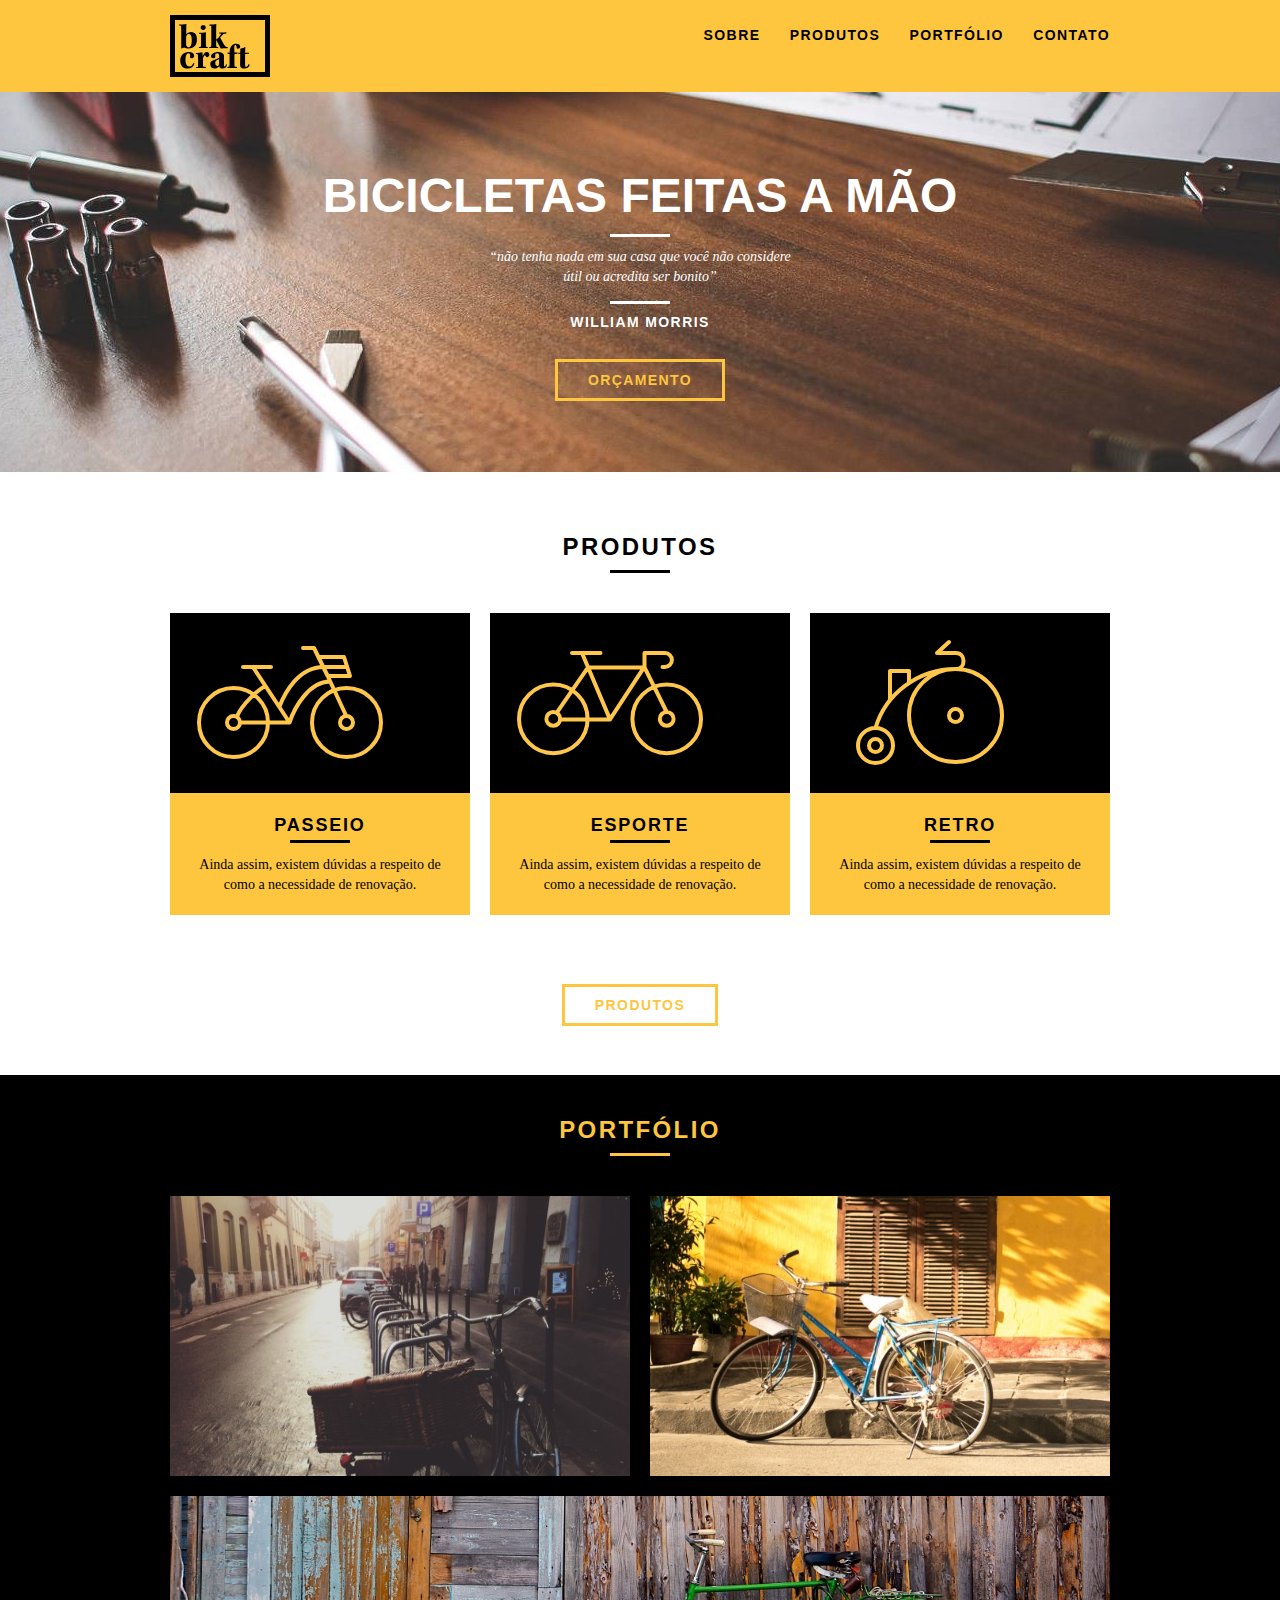
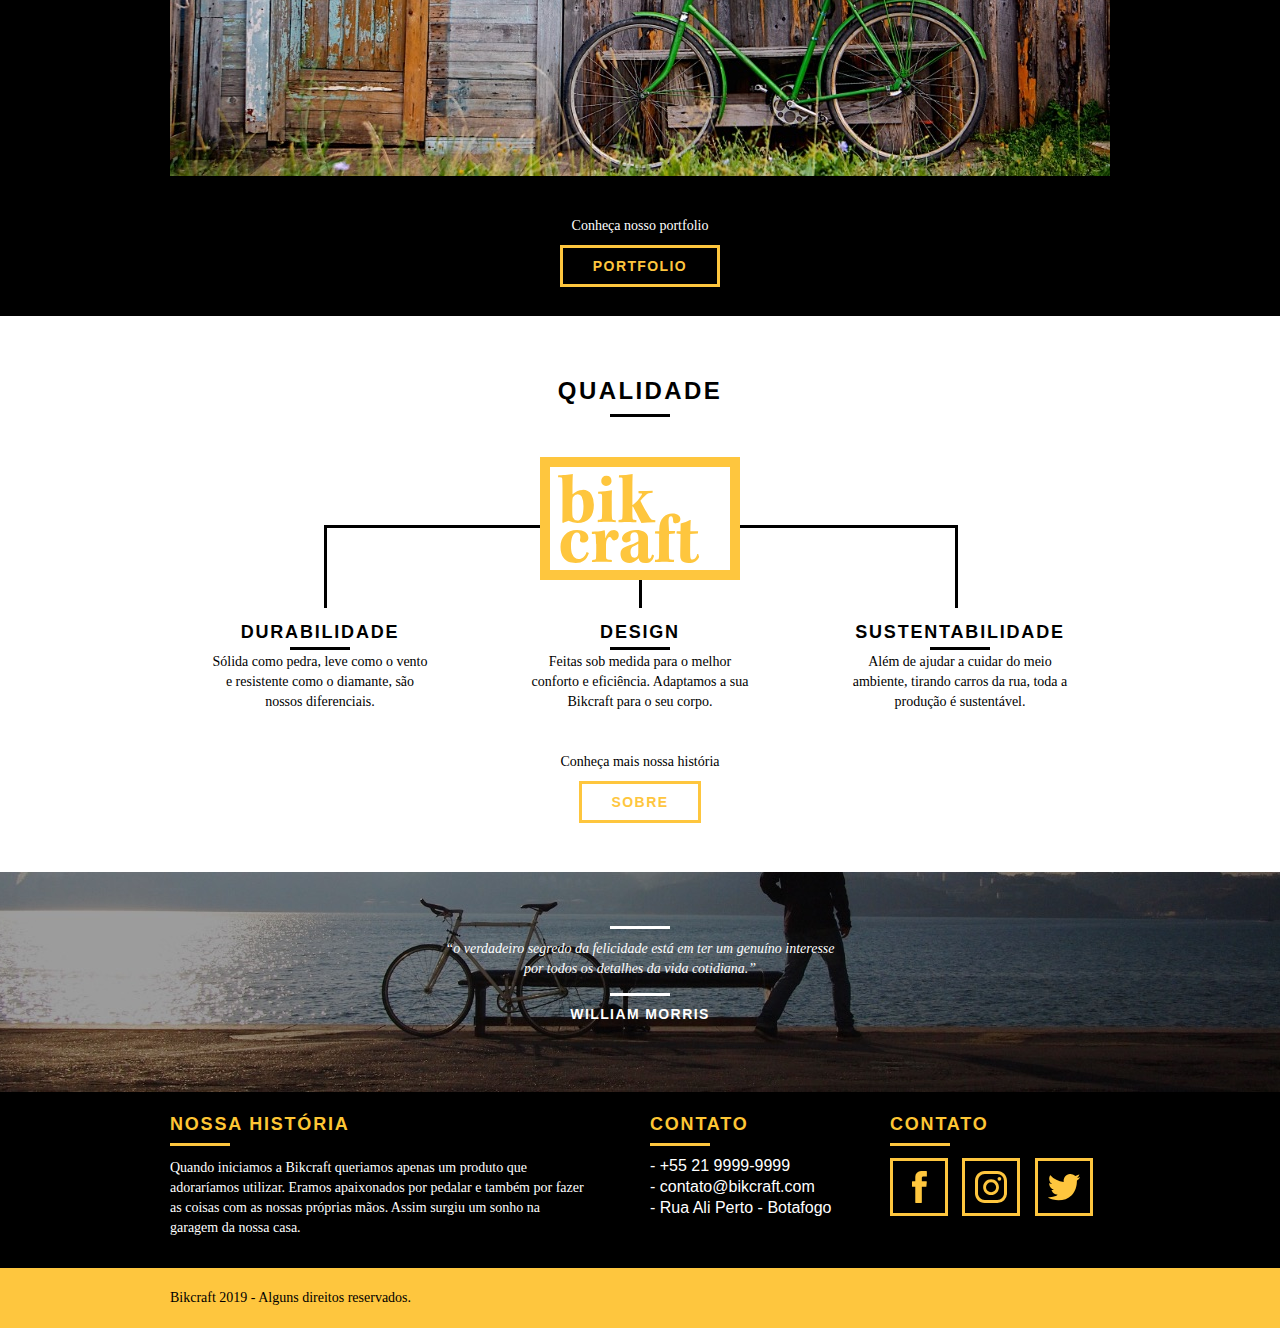
<file: index.html>
<!DOCTYPE html>
<html>
<head>
	<link rel="stylesheet" type="text/css" href="reset.css">
	<link rel="stylesheet" type="text/css" href="grid.css">
	<link rel="stylesheet" type="text/css" href="style.css">
	<title>Bike craft</title>
</head>
<body>
	<header class="header">
		<div class="container">
			<a href="index.html" class="grid-4">
				<img src="img/bikcraft.svg" alt="Logo Bike craft">
			</a>
		
			<nav class="grid-12 header_menu">
				<ul>
					<li>
						<a href="sobre.html">
							SOBRE
						</a>
					</li>
					<li>
						<a href="produtos.html">
							PRODUTOS
						</a>
					</li>
					<li>
						<a href="portfolio.html">
							PORTFÓLIO
						</a>
					</li>
					<li>
						<a href="contato.html">
							CONTATO
						</a>
					</li>
				</ul>
			</nav>
	</header>

	<section class="introducao">
		<div class="container">
			<h1>Bicicletas feitas a mão</h1>
			<blockquote class="quote-externo">
				<p>
					“não tenha nada em sua casa que você não considere útil ou acredita ser bonito”
				</p>
				<cite>WILLIAM MORRIS </cite>
			</blockquote>		
			<a href="produtos.html" class="btn">Orçamento</a>	
		</div>
	</section>
	<section class="produtos container">
		<h2 class="subtitulo">
			PRODUTOS
		</h2>
		<ul class="produtos_lista">
			<li class="grid-1-3">
				<div class="produtos-icone">
					<img src="img/produtos/passeio.svg" alt="bikcraft passeio">
				</div>	
				<h3>Passeio</h3>
				<p>Ainda assim, existem dúvidas a respeito de como a necessidade de renovação.</p>
			</li>

			<li class="grid-1-3">
				<div class="produtos-icone">
					<img src="img/produtos/esporte.svg" alt="bikcraft esporte">
				</div>	
				<h3>Esporte</h3>
				<p>Ainda assim, existem dúvidas a respeito de como a necessidade de renovação.</p>
			</li>

			<li class="grid-1-3">
				<div class="produtos-icone">
					<img src="img/produtos/retro.svg" alt="bikcraft retro">
				</div>	
				<h3>Retro</h3>
				<p>Ainda assim, existem dúvidas a respeito de como a necessidade de renovação.</p>
			</li>

		</ul>
		<div class="call">
			<p>
				clique aqui e veja os detalhes dos produtos
			</p>
			<a href=" produtos.html" class="btn btn-preto"> produtos </a>
			
		</div>
	</section>

	<section class="portfolio">
		<div class="container">
			<h2 class="subtitulo">Portfólio </h2>
			<ul class="portfolio_lista">
				<li class="grid-8">
					<img src="img/portfolio/retro.jpg" alt="Bicicleta Retro">
				</li>
				<li class="grid-8">
					<img src="img/portfolio/passeio.jpg" alt="Bicicleta passeio">
				</li>
				<li class="grid-16">
					<img src="img/portfolio/esporte.jpg" alt="Bicicleta esporte">
				</li>
			</ul>
			<div class="call">
				<p>Conheça nosso portfolio</p>
				<a href="portfolio.html" class="btn">Portfolio</a>
			</div>
			
		</div>
	</section>

	<section class="qualidade container">
		<h2 class="subtitulo">
			Qualidade
		</h2>
		<img src="img/bikcraft-qualidade.svg" align="bikcraft qualidade">
		<ul class="qualidade_lista">
			<li class="grid-1-3">
				<h3>Durabilidade</h3>
				<p>Sólida como pedra, leve como o vento e resistente como o diamante, são nossos diferenciais.</p>
			</li>
			<li class="grid-1-3">
				<h3>Design</h3>
				<p>Feitas sob medida para o melhor conforto e eficiência. Adaptamos a sua Bikcraft para o seu corpo.</p>
			</li>
			<li class="grid-1-3">
				<h3>sustentabilidade</h3>
				<p>Além de ajudar a cuidar do meio ambiente, tirando carros da rua, toda a produção é sustentável.</p>
			</li>
		</ul>
		<div class="call">
			<p>Conheça mais nossa história</p>
			<a href="sobre.html" class="btn btb-preto">Sobre</a>
			
		</div>
		
	</section>
	<section class="quebra">
		<div>
			<blockquote class="quote-externo">
				<p>
					“o verdadeiro segredo da felicidade está em ter um genuíno interesse por todos os detalhes da vida cotidiana.”
				</p>
				<cite>WILLIAM MORRIS </cite>
			</blockquote>
		</div>	
	</section>
	<footer>
		<div class="footer">
			<div class="container">
				<div class="grid-8 footer_historia">
					<h3> NOSSA HISTÓRIA</h3>
					<p>
						Quando iniciamos a Bikcraft queriamos apenas um produto que adoraríamos utilizar. Eramos apaixonados por pedalar e também por fazer as coisas com as nossas próprias mãos. Assim surgiu um sonho na garagem da nossa casa.
					</p>
					
				</div>
				<div class="grid-4 footer_contato">
					<h3>CONTATO</h3>
					<ul>
						<li>- +55 21 9999-9999</li>
						<li>- contato@bikcraft.com</li>
						<li>- Rua Ali Perto - Botafogo</li>
					</ul>
					
				</div>
				<div class="grid-4 footer_redes">
					<h3>CONTATO</h3>
					<ul>
						<li>
							<a href="">
								<img src="img/redes-sociais/facebook.svg">
							</a>
						</li>
						<li>
							<a href="">
								<img src="img/redes-sociais/instagram.svg">
							</a></li>
						<li>
							<a href="">
								<img src="img/redes-sociais/twitter.svg">
							</a>
						</li>
					</ul>
					
				</div>
				
			</div>
			
		</div>
		<div class="copy">
			<div class="container">
				<p class="grid-16">
					Bikcraft 2019 - Alguns direitos reservados.
				</p>
			</div>
			
		</div>
		
		
	</footer>
</body>
</html>
</file>
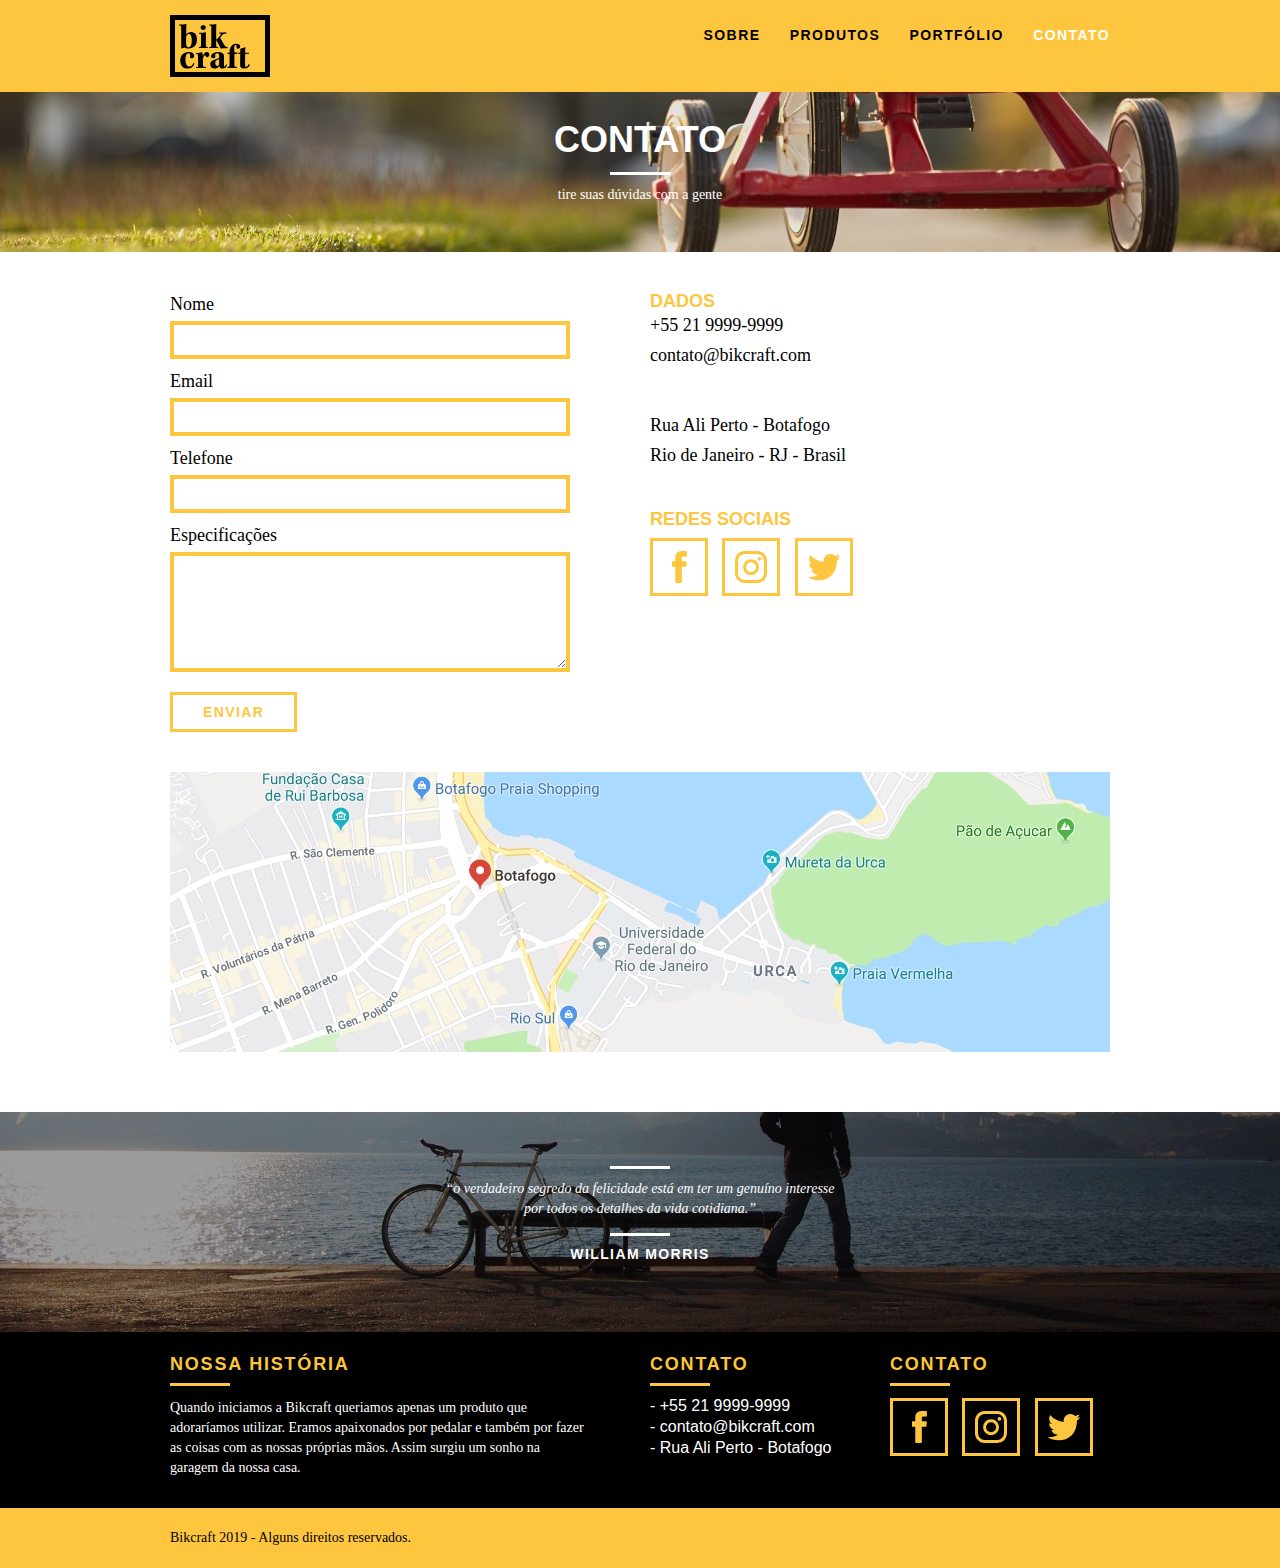
<file: contato.html>
<!DOCTYPE html>
<html>
<head>
	<link rel="stylesheet" type="text/css" href="reset.css">
	<link rel="stylesheet" type="text/css" href="grid.css">
	<link rel="stylesheet" type="text/css" href="style.css">
	<link rel="stylesheet" type="text/css" href="contato.css">
	<title>Bikcraft- Contato</title>
</head>
<body>
	<header class="header">
		<div class="container">
			<a href="index.html" class="grid-4">
				<img src="img/bikcraft.svg" alt="Logo Bike craft">
			</a>
			
			<nav class="grid-12 header_menu">
				<ul>
					<li>
						<a href="sobre.html" >
							SOBRE
						</a>
					</li>
					<li>
						<a href="produtos.html" >
							PRODUTOS
						</a>
					</li>
					<li>
						<a href="portfolio.html">
							PORTFÓLIO
						</a>
					</li>
					<li>
						<a href="contato.html" class="menu-ativo"s>
							CONTATO
						</a>
					</li>
				</ul>
			</nav>
	</header>
	<section class="introducao-interna interna-contato">
		<div class="container">
			<h1>CONTATO</h1>
			<p>
				tire suas dúvidas com a gente
			</p>
		</div>	
	</section>
	
	<section class="contato container">
			<form id="form_orcamento" class="contato-form grid-8">
				<label for="nome">Nome</label>
				<input type="text" id="nome">
				<label for="email">Email</label>
				<input type="text" id="email">
				<label for="telefone">Telefone</label>
				<input type="text" id="telefone">
				<label for="espec">Especificações</label>
				<textarea id="espec"></textarea>
				<button type="submit" class="btn btn-preto">Enviar</button>
				
			</form>
			<div class="contato-dados grid-8">
				<h3>Dados</h3>
				<span>+55 21 9999-9999</span>
				<span class="dados-email">contato@bikcraft.com</span>
				<span>Rua Ali Perto - Botafogo</span>
				<span class="dados-email">Rio de Janeiro - RJ - Brasil</span>
				<h3>REDES SOCIAIS</h3>
				<ul>
					<li>		
						<a href="">
							<img src="img/redes-sociais/facebook.svg">
						</a>
					</li>
					<li>
						<a href="">
							<img src="img/redes-sociais/instagram.svg">
						</a>
					</li>
					<li>
						<a href="">
							<img src="img/redes-sociais/twitter.svg">
						</a>
					</li>	
				</ul>
			
	</section>
	<section class="container contato-mapa">
		<a href="" target="_blank" class="grid-16">
			<img src="img/endereco-bikcraft.jpg" alt="endereco bikcraft">
		</a>
	</section>
	
	<section class="quebra">
		<div>
			<blockquote class="quote-externo">
				<p>
					“o verdadeiro segredo da felicidade está em ter um genuíno interesse por todos os detalhes da vida cotidiana.”
				</p>
				<cite>WILLIAM MORRIS </cite>
			</blockquote>
		</div>	
	</section>
	<footer>
		<div class="footer">
			<div class="container">
				<div class="grid-8 footer_historia">
					<h3> NOSSA HISTÓRIA</h3>
					<p>
						Quando iniciamos a Bikcraft queriamos apenas um produto que adoraríamos utilizar. Eramos apaixonados por pedalar e também por fazer as coisas com as nossas próprias mãos. Assim surgiu um sonho na garagem da nossa casa.
					</p>
					
				</div>
				<div class="grid-4 footer_contato">
					<h3>CONTATO</h3>
					<ul>
						<li>- +55 21 9999-9999</li>
						<li>- contato@bikcraft.com</li>
						<li>- Rua Ali Perto - Botafogo</li>
					</ul>
					
				</div>
				<div class="grid-4 footer_redes">
					<h3>CONTATO</h3>
					<ul>
						<li>
							<a href="">
								<img src="img/redes-sociais/facebook.svg">
							</a>
						</li>
						<li>
							<a href="">
								<img src="img/redes-sociais/instagram.svg">
							</a></li>
						<li>
							<a href="">
								<img src="img/redes-sociais/twitter.svg">
							</a>
						</li>
					</ul>
					
				</div>
				
			</div>
			
		</div>
		<div class="copy">
			<div class="container">
				<p class="grid-16">
					Bikcraft 2019 - Alguns direitos reservados.
				</p>
			</div>
			
		</div>
		
		
	</footer>
</body>
</html>
</file>
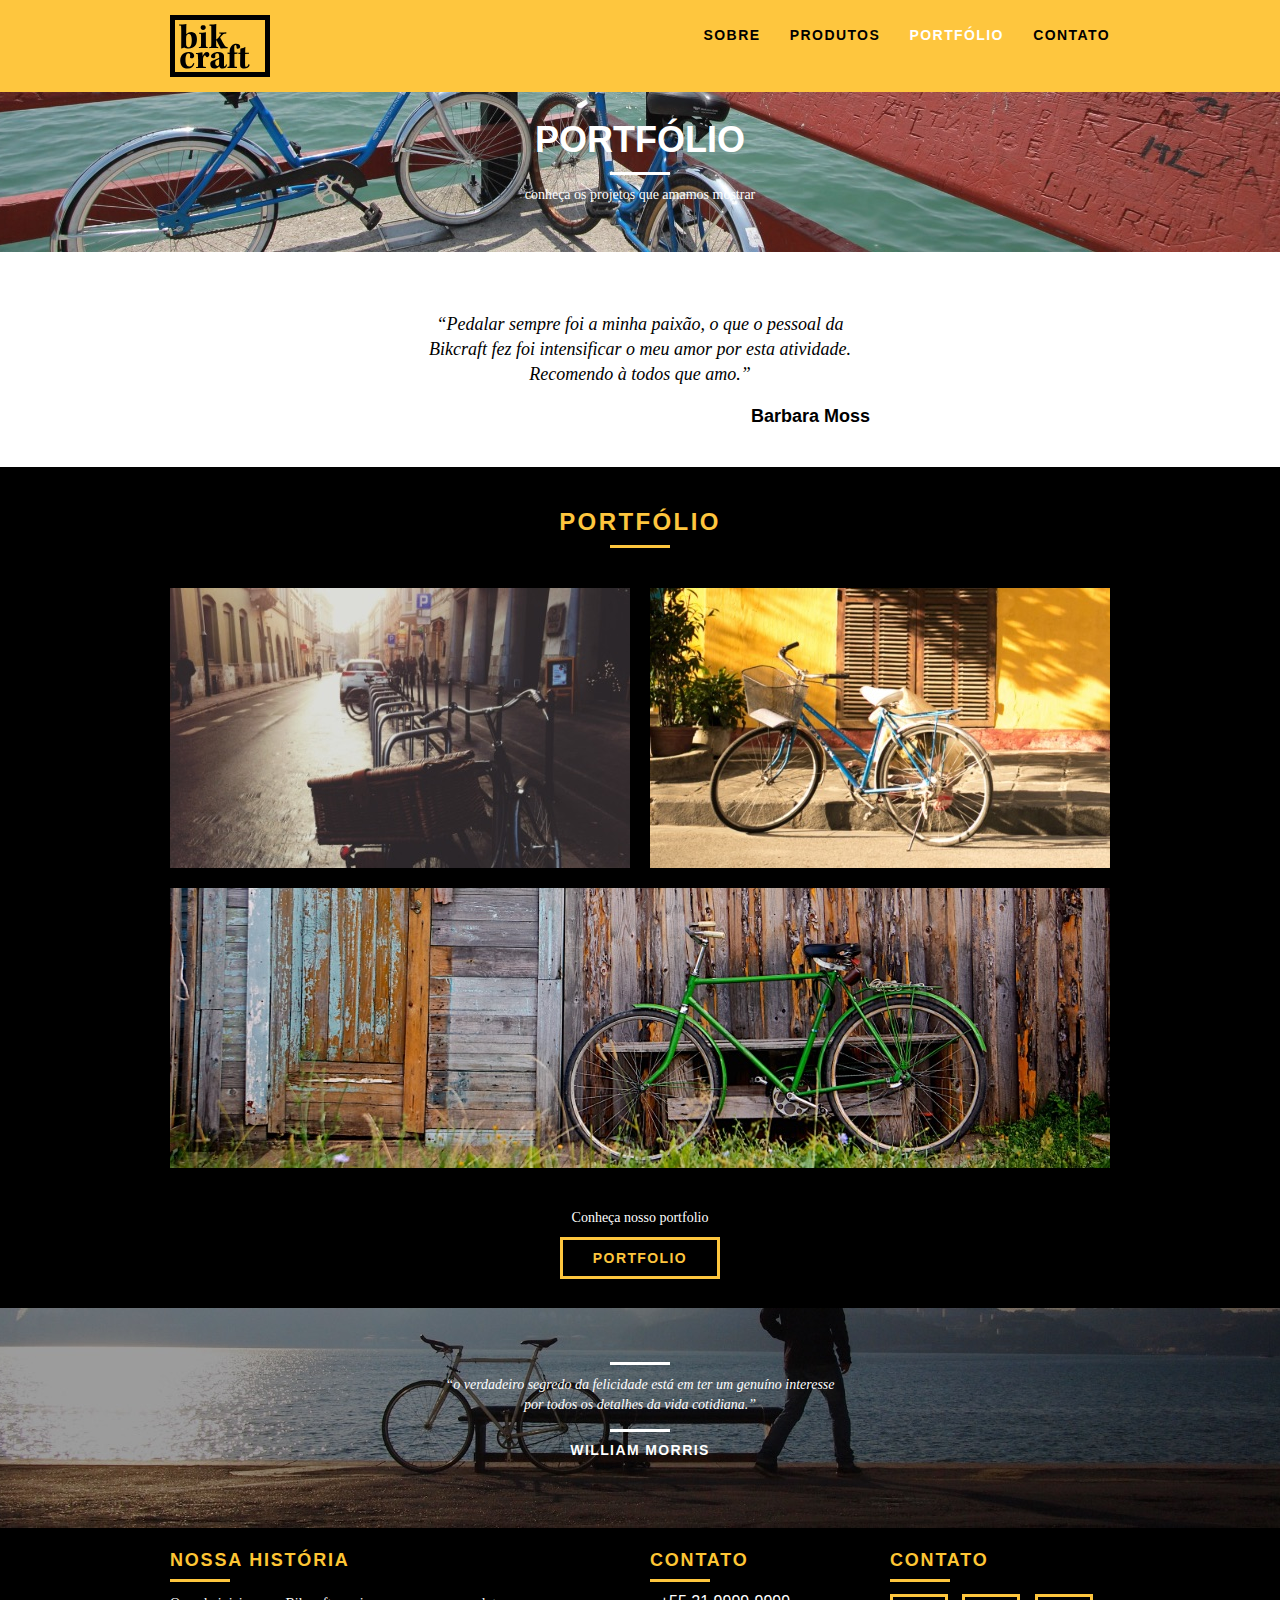
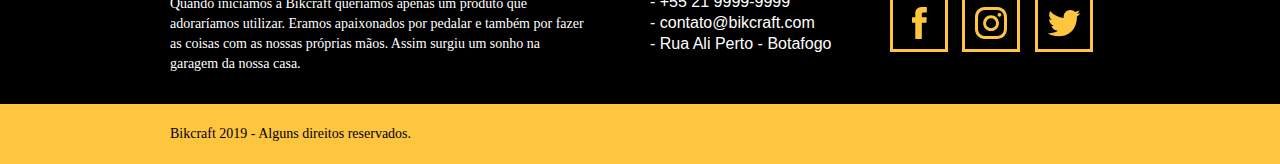
<file: portfolio.html>
<!DOCTYPE html>
<html>
<head>
	<link rel="stylesheet" type="text/css" href="reset.css">
	<link rel="stylesheet" type="text/css" href="grid.css">
	<link rel="stylesheet" type="text/css" href="style.css">
	<link rel="stylesheet" type="text/css" href="portfolio.css">
	<title>Bikcraft - portfoio</title>
</head>
<body>
	<header class="header">
		<div class="container">
			<a href="index.html" class="grid-4">
				<img src="img/bikcraft.svg" alt="Logo Bike craft">
			</a>
			
			<nav class="grid-12 header_menu">
				<ul>
					<li>
						<a href="sobre.html" >
							SOBRE
						</a>
					</li>
					<li>
						<a href="produtos.html">
							PRODUTOS
						</a>
					</li>
					<li>
						<a href="portfolio.html" class="menu-ativo">
							PORTFÓLIO
						</a>
					</li>
					<li>
						<a href="contato.html">
							CONTATO
						</a>
					</li>
				</ul>
			</nav>
	</header>
	<section class="introducao-interna interna-portfolio">
		<div class="container">
			<h1>PORTFÓLIO</h1>
			<p>
				conheça os projetos que amamos mostrar
			</p>
		</div>	
	</section>
	<section class="container">
		<blockquote class="quote-clientes">
			<p>
				“Pedalar sempre foi a minha paixão, o que o pessoal da Bikcraft fez foi intensificar o meu amor por esta atividade. Recomendo à todos que amo.”
			</p>
			<cite>
				Barbara Moss
			</cite>
		</blockquote>
	</section>
	<section class="portfolio">
		<div class="container">
			<h2 class="subtitulo">Portfólio </h2>
			<ul class="portfolio_lista">
				<li class="grid-8">
					<img src="img/portfolio/retro.jpg" alt="Bicicleta Retro">
				</li>
				<li class="grid-8">
					<img src="img/portfolio/passeio.jpg" alt="Bicicleta passeio">
				</li>
				<li class="grid-16">
					<img src="img/portfolio/esporte.jpg" alt="Bicicleta esporte">
				</li>
			</ul>
			<div class="call">
				<p>Conheça nosso portfolio</p>
				<a href="portfolio.html" class="btn">Portfolio</a>
			</div>
			
		</div>
	</section>
	
	<section class="quebra">
		<div>
			<blockquote class="quote-externo">
				<p>
					“o verdadeiro segredo da felicidade está em ter um genuíno interesse por todos os detalhes da vida cotidiana.”
				</p>
				<cite>WILLIAM MORRIS </cite>
			</blockquote>
		</div>	
	</section>
	<footer>
		<div class="footer">
			<div class="container">
				<div class="grid-8 footer_historia">
					<h3> NOSSA HISTÓRIA</h3>
					<p>
						Quando iniciamos a Bikcraft queriamos apenas um produto que adoraríamos utilizar. Eramos apaixonados por pedalar e também por fazer as coisas com as nossas próprias mãos. Assim surgiu um sonho na garagem da nossa casa.
					</p>
					
				</div>
				<div class="grid-4 footer_contato">
					<h3>CONTATO</h3>
					<ul>
						<li>- +55 21 9999-9999</li>
						<li>- contato@bikcraft.com</li>
						<li>- Rua Ali Perto - Botafogo</li>
					</ul>
					
				</div>
				<div class="grid-4 footer_redes">
					<h3>CONTATO</h3>
					<ul>
						<li>
							<a href="">
								<img src="img/redes-sociais/facebook.svg">
							</a>
						</li>
						<li>
							<a href="">
								<img src="img/redes-sociais/instagram.svg">
							</a></li>
						<li>
							<a href="">
								<img src="img/redes-sociais/twitter.svg">
							</a>
						</li>
					</ul>
					
				</div>
				
			</div>
			
		</div>
		<div class="copy">
			<div class="container">
				<p class="grid-16">
					Bikcraft 2019 - Alguns direitos reservados.
				</p>
			</div>
			
		</div>
		
		
	</footer>
</body>
</html>
</file>
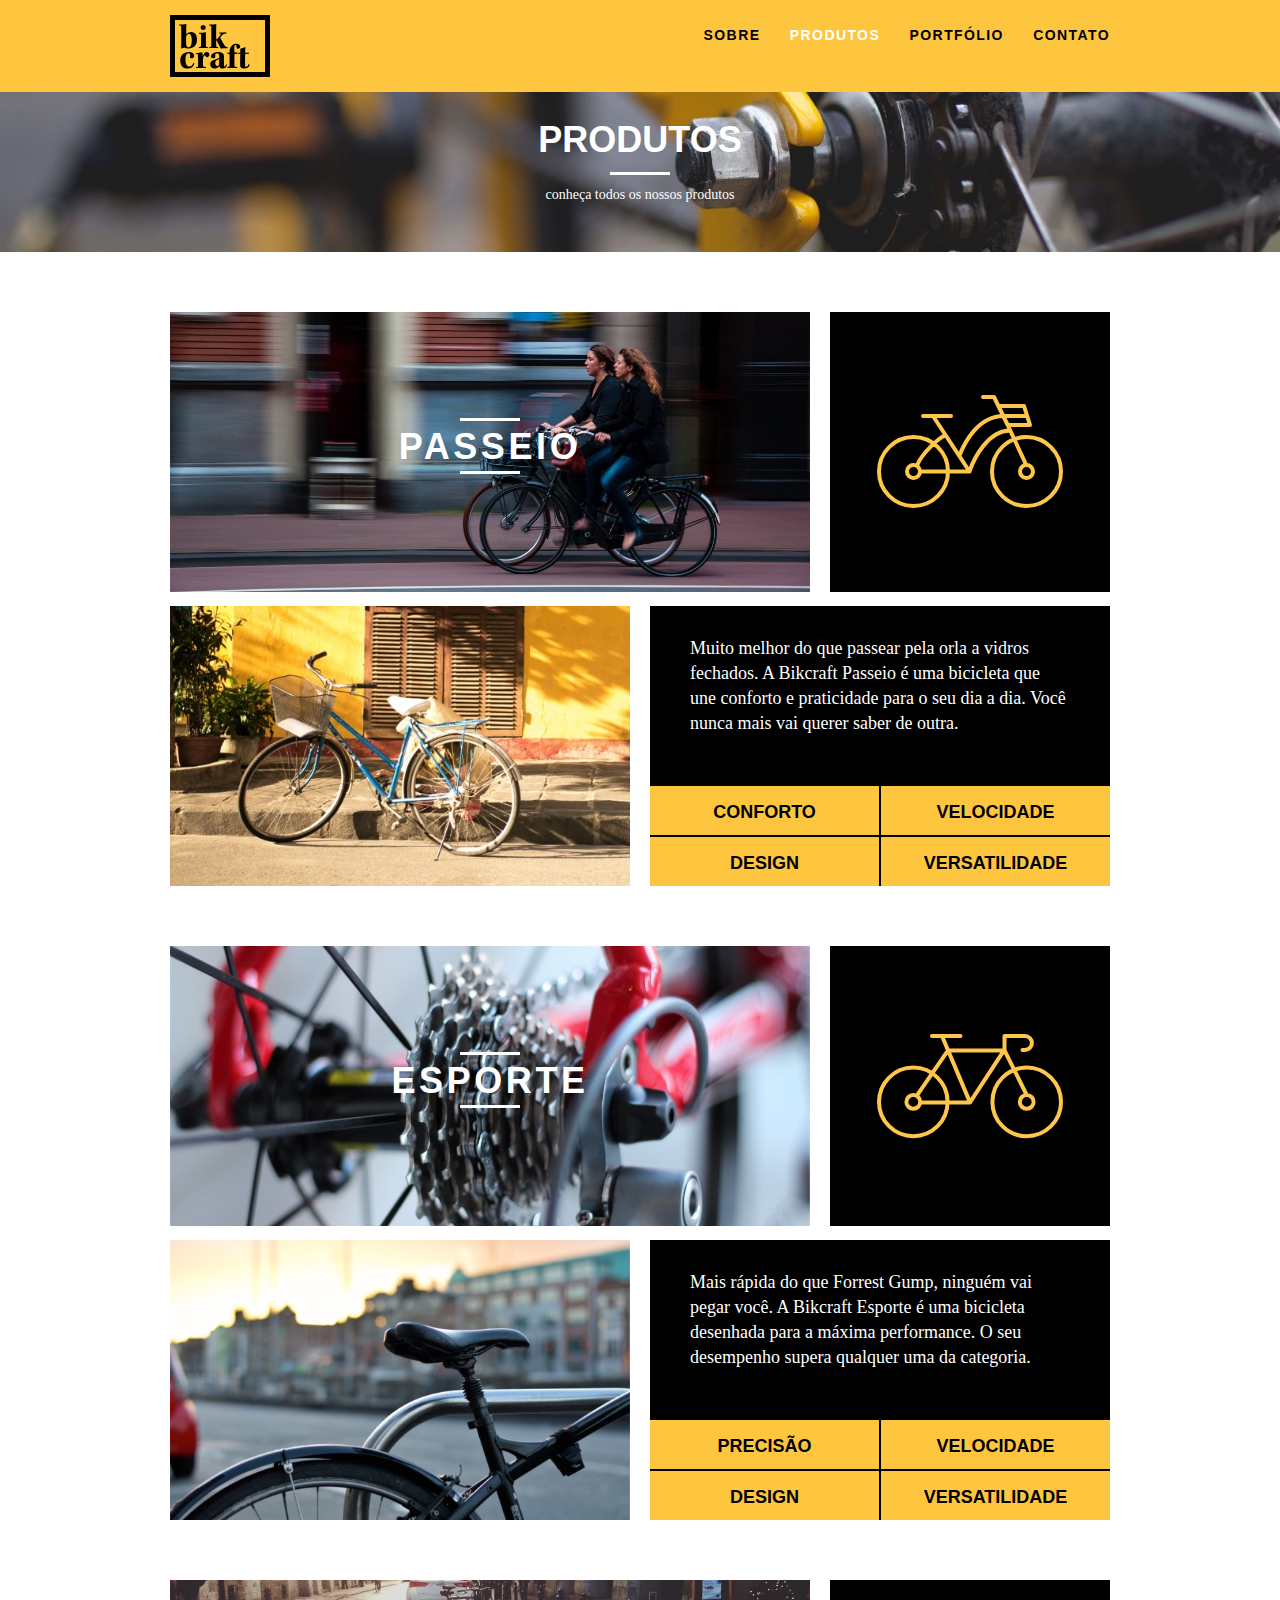
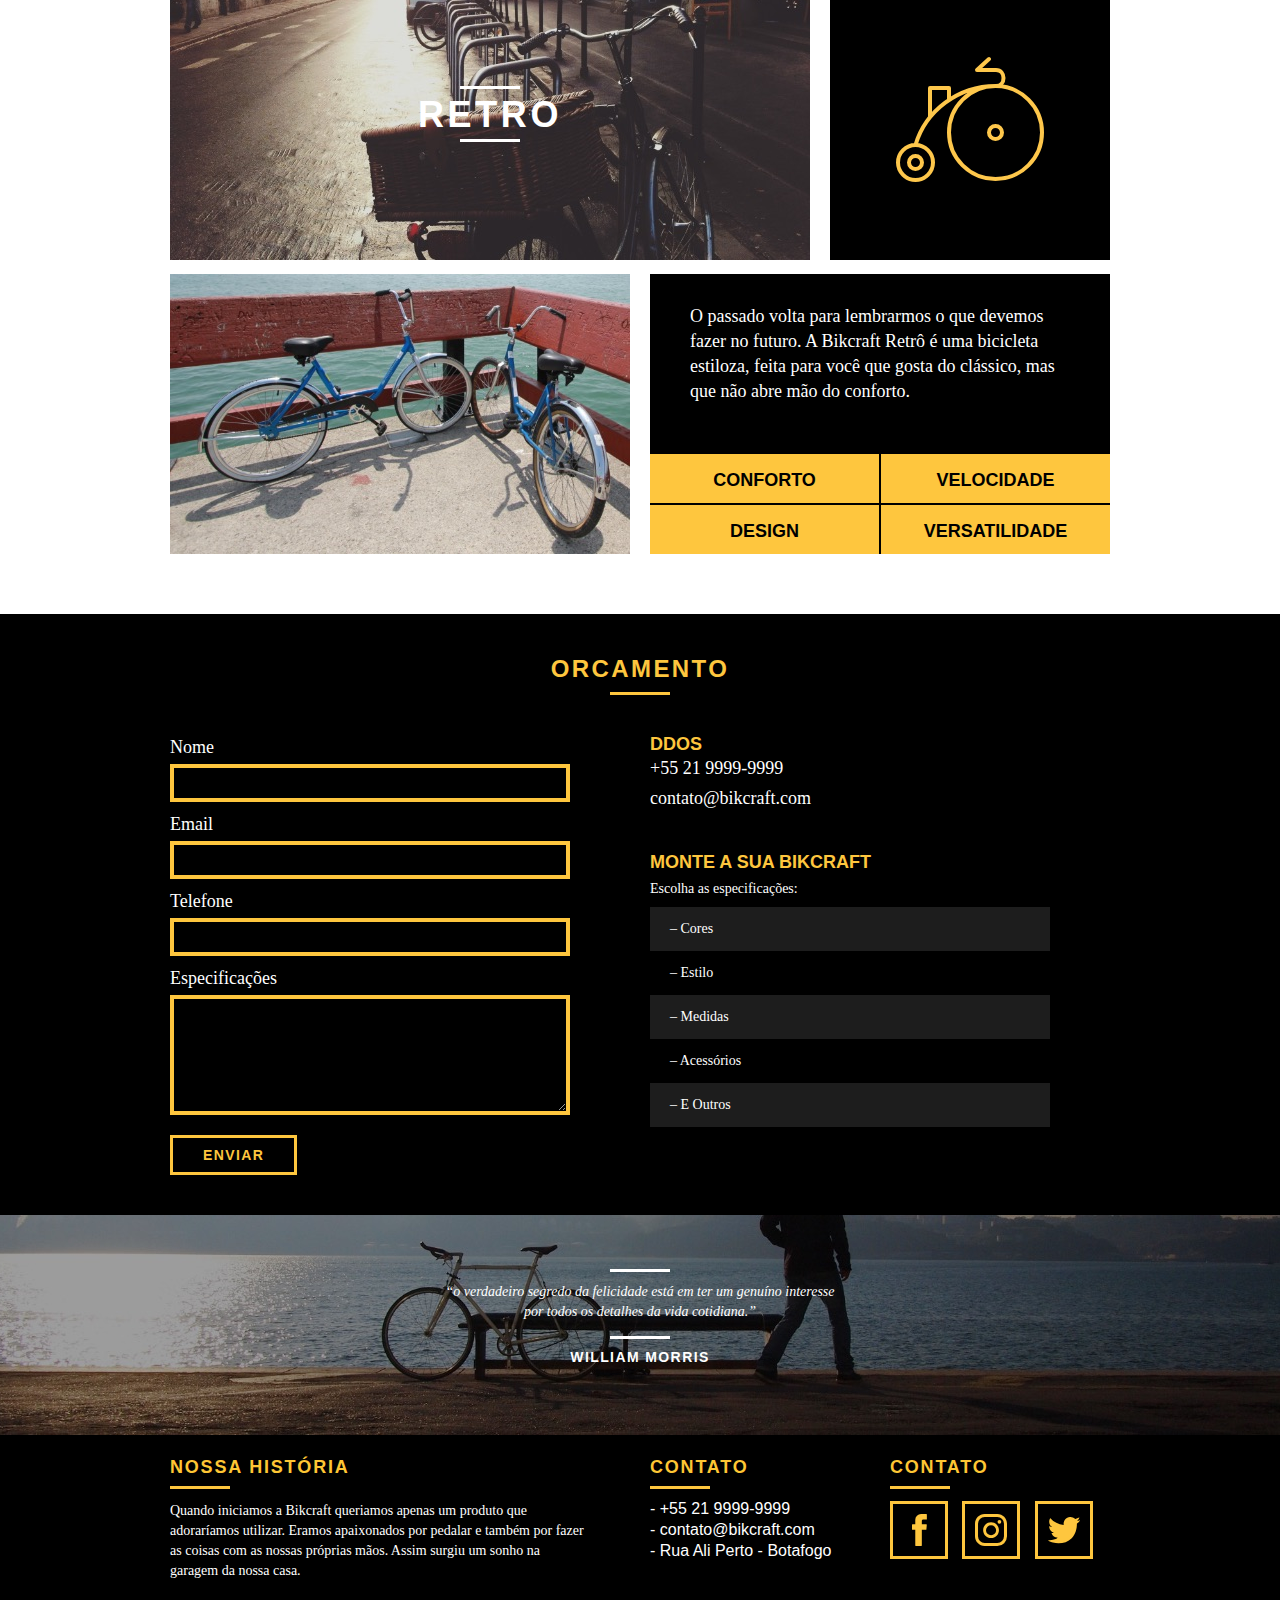
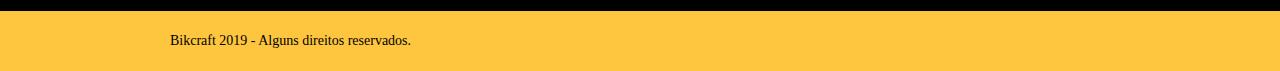
<file: produtos.html>
<!DOCTYPE html>
<html>
<head>
	<link rel="stylesheet" type="text/css" href="reset.css">
	<link rel="stylesheet" type="text/css" href="grid.css">
	<link rel="stylesheet" type="text/css" href="style.css">
	<link rel="stylesheet" type="text/css" href="produtos.css">
	<title>Produtos</title>
</head>
<body>
	<header class="header">
		<div class="container">
			<a href="index.html" class="grid-4">
				<img src="img/bikcraft.svg" alt="Logo Bike craft">
			</a>
			
			<nav class="grid-12 header_menu">
				<ul>
					<li>
						<a href="sobre.html" >
							SOBRE
						</a>
					</li>
					<li>
						<a href="produtos.html" class="menu-ativo">
							PRODUTOS
						</a>
					</li>
					<li>
						<a href="portfolio.html">
							PORTFÓLIO
						</a>
					</li>
					<li>
						<a href="contato.html">
							CONTATO
						</a>
					</li>
				</ul>
			</nav>
	</header>
	<section class="introducao-interna interna-produtos">
		<div class="container">
			<h1>PRODUTOS</h1>
			<p>
				conheça todos os nossos produtos
			</p>
		</div>	
	</section>
	
	<section class="container produtos_item">
		<div class="grid-11">
			<img src="img/produtos/bikcraft-passeio-1.jpg" alt="Bikcraft passeio">
			<h2>Passeio</h2>
		</div>
		<div class="grid-5 produto_icone">
			<img src="img/produtos/passeio.svg">
		</div>
		<div class="grid-8">
			<img src="img/produtos/bikcraft-passeio-2.jpg" alt="Bikcraft passeio">
		</div>
		<div class="grid-8 produto-info">
			<p>
				Muito melhor do que passear pela orla a vidros fechados. A Bikcraft Passeio é uma bicicleta que une conforto e praticidade para o seu dia a dia. Você nunca mais vai querer saber de outra.
			</p>
			<ul>
				<li>Conforto</li>
				<li>Velocidade</li>
				<li>Design</li>
				<li>Versatilidade</li>
			</ul>
			
		</div>
	</section>

	<section class="container produtos_item">
		<div class="grid-11">
			<img src="img/produtos/bikcraft-esporte-1.jpg" alt="Bikcraft esporte">
			<h2>Esporte</h2>
		</div>
		<div class="grid-5 produto_icone">
			<img src="img/produtos/esporte.svg">
		</div>
		<div class="grid-8">
			<img src="img/produtos/bikcraft-esporte-2.jpg" alt="Bikcraft esporte">
		</div>
		<div class="grid-8 produto-info">
			<p>
				Mais rápida do que Forrest Gump, ninguém vai pegar você. A Bikcraft Esporte é uma bicicleta desenhada para a máxima performance. O seu desempenho supera qualquer uma da categoria.
			</p>
			<ul>
				<li>PRECISÃO</li>
				<li>Velocidade</li>
				<li>Design</li>
				<li>Versatilidade</li>
			</ul>
			
		</div>
	</section>

	<section class="container produtos_item">
		<div class="grid-11">
			<img src="img/produtos/bikcraft-retro-1.jpg" alt="Bikcraft retro">
			<h2>Retro</h2>
		</div>
		<div class="grid-5 produto_icone">
			<img src="img/produtos/retro.svg">
		</div>
		<div class="grid-8">
			<img src="img/produtos/bikcraft-retro-2.jpg" alt="Bikcraft retro">
		</div>
		<div class="grid-8 produto-info">
			<p>
				O passado volta para lembrarmos o que devemos fazer no futuro. A Bikcraft Retrô é uma bicicleta estiloza, feita para você que gosta do clássico, mas que não abre mão do conforto.
			</p>
			<ul>
				<li>Conforto</li>
				<li>Velocidade</li>
				<li>Design</li>
				<li>Versatilidade</li>
			</ul>
			
		</div>
	</section>
	<section class="orcamento">
		<div class="container">
			<h2 class="subtitulo">Orcamento</h2>
			<form id="form_orcamento" class="form grid-8">
				<label for="nome">Nome</label>
				<input type="text" id="nome">
				<label for="email">Email</label>
				<input type="text" id="email">
				<label for="telefone">Telefone</label>
				<input type="text" id="telefone">
				<label for="espec">Especificações</label>
				<textarea id="espec"></textarea>
				<button type="submit" class="btn">Enviar</button>
				
			</form>
			<div class="orcamento-dados grid-8">
				<h3>Ddos</h3>
				<span>+55 21 9999-9999</span>
				<span class="dados-email">contato@bikcraft.com</span>
				<h3>MONTE A SUA BIKCRAFT</h3>
				<p>
					Escolha as especificações:
				</p>
				<ul>
					<li>– Cores</li>
					<li>– Estilo</li>
					<li>– Medidas</li>
					<li>– Acessórios</li>
					<li>– E Outros</li>
				</ul>
			</div>
			
		</div>
	</section>
	
	<section class="quebra">
		<div>
			<blockquote class="quote-externo">
				<p>
					“o verdadeiro segredo da felicidade está em ter um genuíno interesse por todos os detalhes da vida cotidiana.”
				</p>
				<cite>WILLIAM MORRIS </cite>
			</blockquote>
		</div>	
	</section>
	<footer>
		<div class="footer">
			<div class="container">
				<div class="grid-8 footer_historia">
					<h3> NOSSA HISTÓRIA</h3>
					<p>
						Quando iniciamos a Bikcraft queriamos apenas um produto que adoraríamos utilizar. Eramos apaixonados por pedalar e também por fazer as coisas com as nossas próprias mãos. Assim surgiu um sonho na garagem da nossa casa.
					</p>
					
				</div>
				<div class="grid-4 footer_contato">
					<h3>CONTATO</h3>
					<ul>
						<li>- +55 21 9999-9999</li>
						<li>- contato@bikcraft.com</li>
						<li>- Rua Ali Perto - Botafogo</li>
					</ul>
					
				</div>
				<div class="grid-4 footer_redes">
					<h3>CONTATO</h3>
					<ul>
						<li>
							<a href="">
								<img src="img/redes-sociais/facebook.svg">
							</a>
						</li>
						<li>
							<a href="">
								<img src="img/redes-sociais/instagram.svg">
							</a></li>
						<li>
							<a href="">
								<img src="img/redes-sociais/twitter.svg">
							</a>
						</li>
					</ul>
					
				</div>
				
			</div>
			
		</div>
		<div class="copy">
			<div class="container">
				<p class="grid-16">
					Bikcraft 2019 - Alguns direitos reservados.
				</p>
			</div>
			
		</div>
		
		
	</footer>
</body>
</html>
</file>
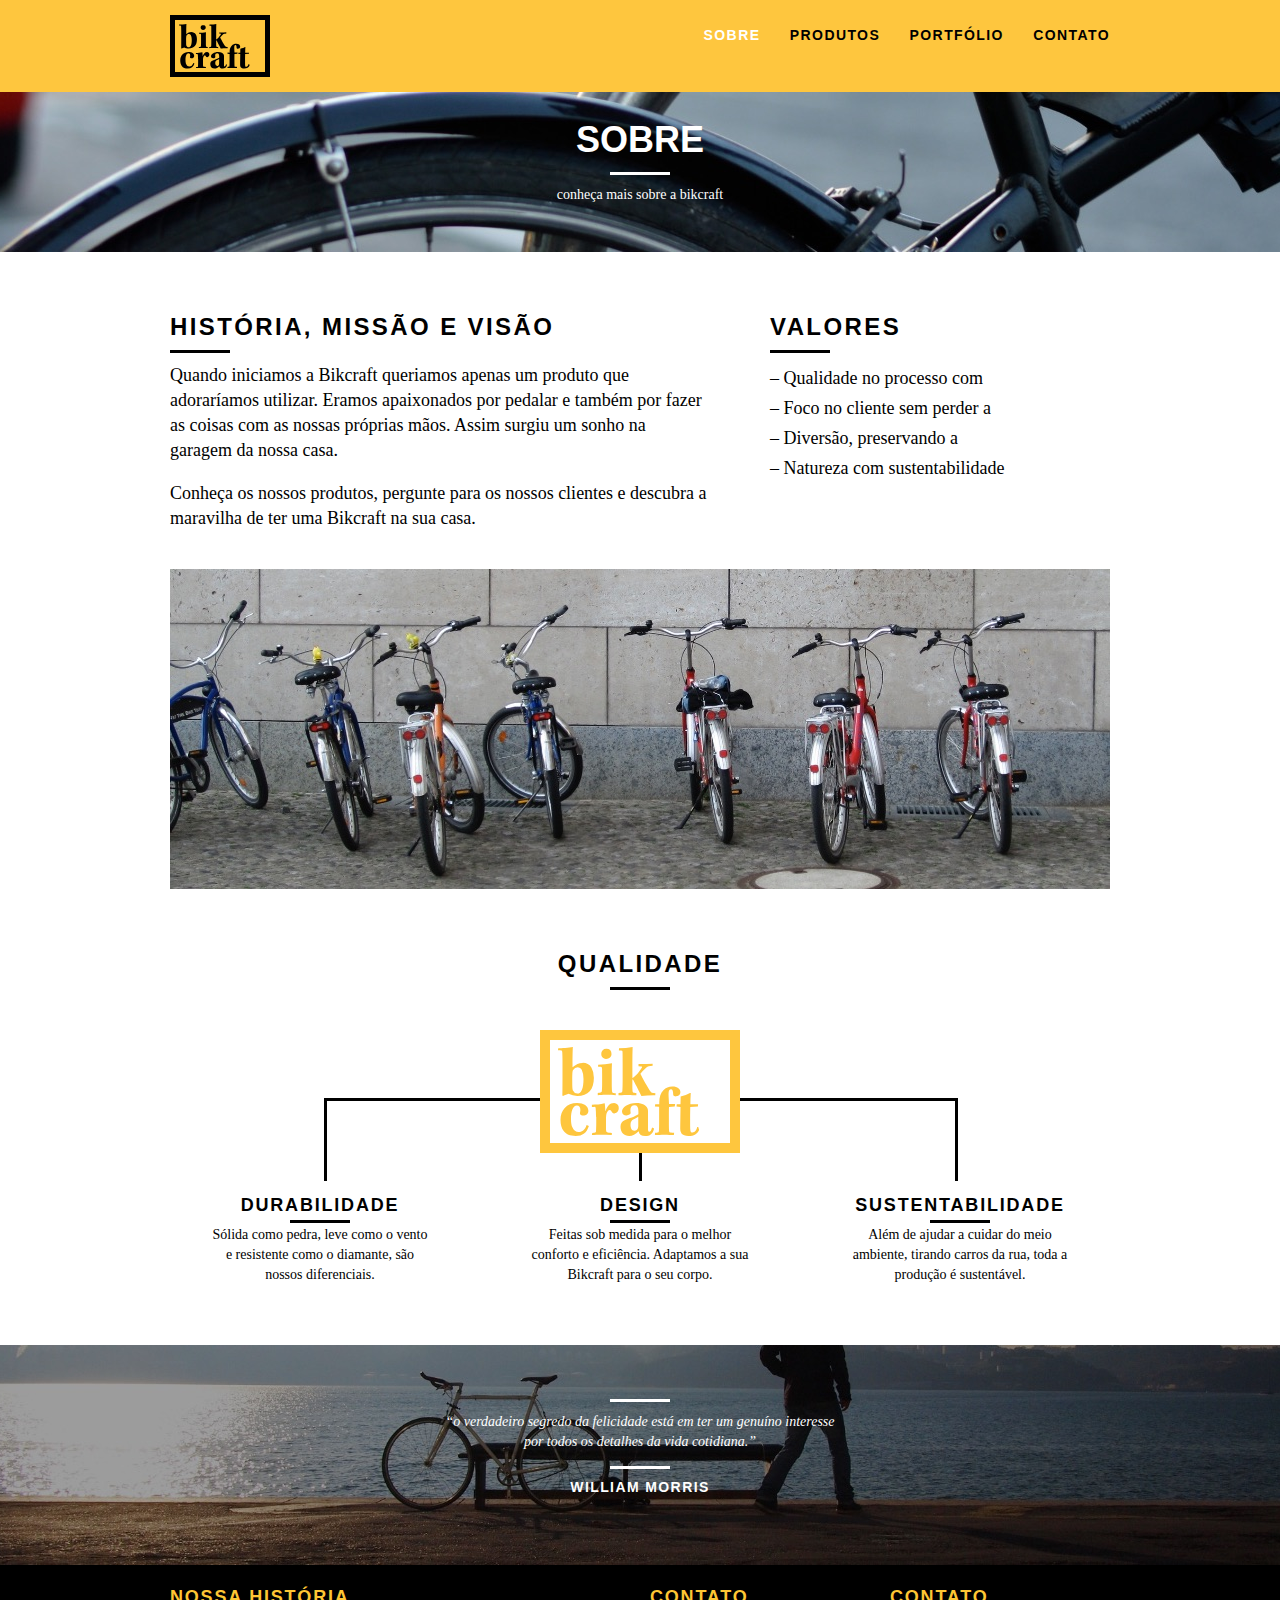
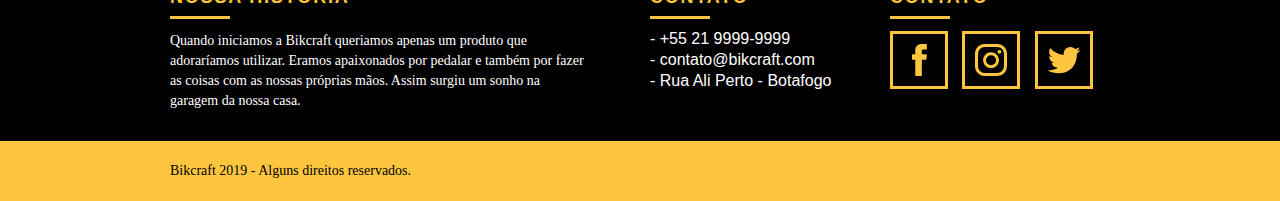
<file: sobre.html>
<!DOCTYPE html>
<html>
<head>
	<link rel="stylesheet" type="text/css" href="reset.css">
	<link rel="stylesheet" type="text/css" href="grid.css">
	<link rel="stylesheet" type="text/css" href="style.css">
	<link rel="stylesheet" type="text/css" href="sobre.css">
	<title>Sobre</title>
</head>
<body>
	<header class="header">
		<div class="container">
			<a href="index.html" class="grid-4">
				<img src="img/bikcraft.svg" alt="Logo Bike craft">
			</a>
			
			<nav class="grid-12 header_menu">
				<ul>
					<li>
						<a href="sobre.html" class="menu-ativo">
							SOBRE
						</a>
					</li>
					<li>
						<a href="produtos.html">
							PRODUTOS
						</a>
					</li>
					<li>
						<a href="portfolio.html">
							PORTFÓLIO
						</a>
					</li>
					<li>
						<a href="contato.html">
							CONTATO
						</a>
					</li>
				</ul>
			</nav>
	</header>
	<section class="introducao-interna interna-sobre">
		<div class="container">
			<h1>Sobre</h1>
			<p>
				conheça mais sobre a bikcraft
			</p>
		</div>	
	</section>
	<section class="missao-sobre container">
		<div class="grid-10">
			<h2 class="subtitulo-interno">	
				HISTÓRIA, MISSÃO E VISÃO
			</h2>
			<p>
				Quando iniciamos a Bikcraft queriamos apenas um produto que adoraríamos utilizar. Eramos apaixonados por pedalar e também por fazer as coisas com as nossas próprias mãos. Assim surgiu um sonho na garagem da nossa casa.
			</p>
			<p>
				Conheça os nossos produtos, pergunte para os nossos clientes e descubra a maravilha de ter uma Bikcraft na sua casa.
			</p>
			
		</div>
		<div class="grid-6">
			<h2 class="subtitulo-interno">Valores</h2>
			<ul>
				<li>– Qualidade no processo com</li>
				<li>– Foco no cliente sem perder a</li>
				<li>– Diversão, preservando a</li>
				<li>– Natureza com sustentabilidade</li>
			</ul>
		</div>
		<div class="grid-16 foto-equipe">
			<img src="img/equipe-bikcraft.jpg" alt="Equipe bikcraft">
			
		</div>
	</section>



	<section class="qualidade container">
		<h2 class="subtitulo">
			Qualidade
		</h2>
		<img src="img/bikcraft-qualidade.svg" align="bikcraft qualidade">
		<ul class="qualidade_lista">
			<li class="grid-1-3">
				<h3>Durabilidade</h3>
				<p>Sólida como pedra, leve como o vento e resistente como o diamante, são nossos diferenciais.</p>
			</li>
			<li class="grid-1-3">
				<h3>Design</h3>
				<p>Feitas sob medida para o melhor conforto e eficiência. Adaptamos a sua Bikcraft para o seu corpo.</p>
			</li>
			<li class="grid-1-3">
				<h3>sustentabilidade</h3>
				<p>Além de ajudar a cuidar do meio ambiente, tirando carros da rua, toda a produção é sustentável.</p>
			</li>
		</ul>

		
	</section>
	<section class="quebra">
		<div>
			<blockquote class="quote-externo">
				<p>
					“o verdadeiro segredo da felicidade está em ter um genuíno interesse por todos os detalhes da vida cotidiana.”
				</p>
				<cite>WILLIAM MORRIS </cite>
			</blockquote>
		</div>	
	</section>
	<footer>
		<div class="footer">
			<div class="container">
				<div class="grid-8 footer_historia">
					<h3> NOSSA HISTÓRIA</h3>
					<p>
						Quando iniciamos a Bikcraft queriamos apenas um produto que adoraríamos utilizar. Eramos apaixonados por pedalar e também por fazer as coisas com as nossas próprias mãos. Assim surgiu um sonho na garagem da nossa casa.
					</p>
					
				</div>
				<div class="grid-4 footer_contato">
					<h3>CONTATO</h3>
					<ul>
						<li>- +55 21 9999-9999</li>
						<li>- contato@bikcraft.com</li>
						<li>- Rua Ali Perto - Botafogo</li>
					</ul>
					
				</div>
				<div class="grid-4 footer_redes">
					<h3>CONTATO</h3>
					<ul>
						<li>
							<a href="">
								<img src="img/redes-sociais/facebook.svg">
							</a>
						</li>
						<li>
							<a href="">
								<img src="img/redes-sociais/instagram.svg">
							</a></li>
						<li>
							<a href="">
								<img src="img/redes-sociais/twitter.svg">
							</a>
						</li>
					</ul>
					
				</div>
				
			</div>
			
		</div>
		<div class="copy">
			<div class="container">
				<p class="grid-16">
					Bikcraft 2019 - Alguns direitos reservados.
				</p>
			</div>
			
		</div>
		
		
	</footer>
</body>
</html>
</file>
<file: grid.css>
*, *:before, *:after {
  -webkit-box-sizing: border-box; 
  -moz-box-sizing: border-box; 
  box-sizing: border-box;
}

.container {
	width: 960px;
	margin: 0 auto;
	padding: 0px;
	position: relative;
}

.container:after, .container:before {
	content: " ";
	display: table;
}

.container:after {
	clear: both;
}

.grid-1, .grid-2, .grid-3, .grid-4, .grid-5, .grid-6, .grid-7, .grid-8, .grid-9, .grid-10, .grid-11, .grid-12, .grid-13, .grid-14, .grid-15, .grid-16, .grid-1-3 {
	float: left;
	margin-left: 10px;
	margin-right: 10px;
}

.grid-1 	{width: 40px;}
.grid-2 	{width: 100px;}
.grid-3 	{width: 160px;}
.grid-4 	{width: 220px;}
.grid-5 	{width: 280px;}
.grid-6 	{width: 340px;}
.grid-7 	{width: 400px;}
.grid-8 	{width: 460px;}
.grid-9 	{width: 520px;}
.grid-10 	{width: 580px;}
.grid-11 	{width: 640px;}
.grid-12 	{width: 700px;}
.grid-13 	{width: 760px;}
.grid-14 	{width: 820px;}
.grid-15 	{width: 880px;}
.grid-16 	{width: 940px;}
.grid-1-3	{width: 300px;}
</file>
<file: style.css>
body {
	font-family: Arial, Helvetica, sans-serif;
}

p {
	font-family: Georgia, "Times New Roman", serif;
	font-size: 14px;
	line-height: 20px;
}
img {
	display: block;
}
.btn {
	border: 3px solid #fec63e;
	padding: 10px 30px;
	color:#fec63e;
	font-size: 14px;
	line-height: 20px;
	text-decoration: none;
	text-transform: uppercase;
	letter-spacing: .1em;
	font-weight: bold;
}
.btn:hover {
	color:#fff;
	border-color:#fff;
}
.btn.btn-preto:hover {
	color:#000;
	border-color:#000;
}
.subtitulo {
	font-weight: bold;
	font-size: 24px;
	line-height: 30px;
	letter-spacing: .1em;
	color:#000;
	text-transform: uppercase;
	text-align: center;
}
.subtitulo:after {
	content: "";
	display: block;
	width: 60px;
	height: 3px;
	background:#000;
	margin: 8px auto;
	margin-bottom: 40px;
}
.subtitulo-interno {
	font-weight: bold;
	font-size: 24px;
	line-height: 30px;
	letter-spacing: .1em;
	color:#000;
	text-transform: uppercase;
	margin-bottom: 10px;
	
}
.subtitulo-interno:after {
	content: "";
	display: block;
	width: 60px;
	height: 3px;
	background:#000;
	margin: 8px 0;
	
}



/*  header */
.header {
	width: 100%;
	background:#fec63e;
	padding: 15px 0;
	position: fixed;
	top:0;
	z-index: 10;
}

.header_menu {
	text-align: right;
}


.header_menu ul li {
	display: inline-block;
	margin-left: 25px;
	margin-top: 10px;
}

.header_menu ul li a.menu-ativo {
	color:#fff;
}

.header_menu ul li a {
	color:#000;
	font-weight: bold;
	text-transform: uppercase;
	font-size: 14px;
	letter-spacing: .1em;
	line-height: 20px;
	text-decoration: none;
	padding: 10px 0;
	
}	

.header_menu ul li a:hover {
	color:#fff;
}

/*  introducao */

.introducao {
	width: 100%;
	height: 380px;
	background: url("img/bg.jpg") no-repeat center;
	background-size: cover;
	margin-top: 92px;
	text-align: center;
	padding-top: 80px;
	
}

.introducao h1 {
	font-size: 48px;
	color:#fff;
	font-weight: bold;
	text-transform: uppercase;
}

.quote-externo {
	max-width: 320px;
	margin: 0 auto;
	color:#fff;
	margin-bottom: 40px;	
}

.quote-externo p {
	font-style: italic;

}

.quote-externo p:before, .quote-externo p:after {
	content: "";
	display: block;
	width: 60px;
	height: 3px;
	background:#fff;
	margin: 14px auto 10px auto;
	

}

.quote-externo cite {
	font-style: normal;
	font-weight: bold;
	font-size: 14px;
	letter-spacing: .1em;
}

.introducao-interna {
	width: 100%;
	margin-top: 92px;
	height: 160px;
	background-size: cover;
	text-align: center;
	color:#fff;
	padding-top: 30px;
}
.introducao-interna h1{
	font-size: 36px;
	font-weight: bold;
	text-transform: uppercase;
}
.introducao-interna h1:after {
	content: "";
	display: block;
	width: 60px;
	height: 3px;
	background:#fff;
	margin: 14px auto 10px auto;
}



/* produtos */

.produtos {
	padding: 60px 0;
}
.produtos_lista li{
	background:#fec63e;
	text-align:center;

}
.produtos_lista li h3 {
	font-weight: bold;
	font-size: 18px;
	line-height: 25px;
	text-transform: uppercase;
	letter-spacing: .1em;
	margin-top: 20px;
}
.produtos_lista li h3:after {
	content: "";
	display: block;
	width: 60px;
	height: 3px;
	background:#000;
	margin: 2px auto;

}
.produtos-icone {
	background:#000;
	padding: 20px;
	
}
.produtos_lista p {
	padding: 10px 20px 20px 20px;
}

.call {
	text-align: center;
	padding-top: 40px;
	clear: both;
}
.call p {
	margin-bottom: 20px;
}


/* portifolio */
.portfolio {
	width: 100%;
	background:#000;
	padding: 40px;
}
.portfolio .subtitulo {
	color:#fec63e;
}

.portfolio .subtitulo:after {
	background:#fec63e;	
	
}
.portfolio_lista li:last-child {
	margin-top: 20px;
}
.call p {
	color:#fff;
}
/* Qualidade */
.qualidade {
	padding: 60px 0;

}
.qualidade p{
	color:#000;

}
.qualidade:after {
	content:"";
	width: 634px;
	height: 83px;
	display: block;
	background: url("img/linhas.svg") no-repeat center;
	position: absolute;
	top: 209px;
	right: 162px;
	z-index: -1;
}
.qualidade_lista {
	padding-top: 20px;
	overflow: hidden;
}
.qualidade img {
	margin: 0 auto;
}
.qualidade_lista li {
	text-align: center;
	padding: 0 40px;
}

.qualidade_lista li h3 {
	font-weight: bold;
	font-size: 18px;
	line-height: 25px;
	text-transform: uppercase;
	letter-spacing: .1em;
	margin-top: 20px;
}
.qualidade_lista li h3:after {
	content: "";
	display: block;
	width: 60px;
	height: 3px;
	background:#000;
	margin: 2px auto;

}

/* quebra */
.quebra {
	background: url("img/bg-footer.jpg") no-repeat center;
	width: 100%;
	height: 220px;
	background-size: cover;
	text-align: center;
	padding-top: 40px;
}
.quebra .quote-externo {
	max-width: 400px;
}



/* footer */
.footer{
	width:100%;
	background:#000;
	color:#fff;
}
.footer h3 {
	font-size: 18px; 
	line-height: 25px;
	color:#fec634;
	text-transform: uppercase;
	font-weight: bold;
	letter-spacing: .1em;
	padding-top: 20px;
}
.footer h3:after {
	content: "";
	display: block;
	width: 60px;
	height: 3px;
	background:#fec63e;
	margin: 6px 0px 12px 0;
}
.footer_historia{
	padding-right: 40px;
	padding-bottom: 30px;
}
.footer_contato ul li{
	margin-bottom: 5px;
}
.footer_historia ul li {
	font-size: 14px;
	line-height: 20px;
	font-family: Georgia, "Times new Roman", serif ;
}
.footer_redes ul li {
	display: inline-block;
	margin-right: 10px;
}
.footer_redes ul li a{
	border: 3px solid #fec63e;
	display: block;
	padding: 10px;
}
.footer_redes ul li a:hover{
	border-color:#fff;
}
.copy {
	width: 100%;
	background:#fec63e;
	padding: 20px 0;

}
</file>
<file: contato.css>
.interna-contato {
	background: url('img/bg-contato.jpg') no-repeat center;
	background-size: cover;
}


/* orcamento */
.contato {
	padding: 40px 0;
}


.contato-form {
	padding-right: 60px;
}

.contato-form label {
	display: block;
	font-family: Georgia, "Times New Roman", serif;
	font-size: 18px;
	line-height: 25px;
	margin-bottom: 4px;
}

.contato-form input {
	display: block;
	width: 100%;
	border: 4px solid #fec63e;
	background: none;
	padding: 7px 0;
	outline: none;
	font-size: 14px;
	font-family: Georgia, "Times New Roman", serif;
	margin-bottom: 10px;
}

.contato-form textarea {
	display: block;
	width: 100%;
	border: 4px solid #fec63e;
	height: 120px;
	background: none;
	padding: 7px 0;
	outline: none;
	font-size: 14px;
	font-family: Georgia, "Times New Roman", serif;
	margin-bottom: 20px;
}


.contato-form .btn {
	padding: 7px 30px;
	background: none;
}



.contato-dados h3{
	font-size: 18px;
	text-transform: uppercase;
	color:#fec63e;
	font-weight: bold;
}

.contato-dados span {
	display: block;
	font-size: 18px;
	font-family: Georgia, "Times New Roman", serif;
	line-height: 30px;
}

.contato-dados .dados-email {
	padding-bottom: 40px;
}


.contato-dados p{
	margin: 8px 0;
}

.contato-dados ul li {
	display: inline-block;
	margin-right: 10px;
}
.contato-dados ul{
	margin-top: 10px;
}
.contato-dados ul li a{
	border: 3px solid #fec63e;
	display: block;
	padding: 10px;
}
.contato-dados ul li a:hover{
	border-color:#000;
}

.contato-mapa {
	margin-bottom: 60px;
}
</file>
<file: portfolio.css>
.interna-portfolio {
	background: url('img/bg-portfolio.jpg') no-repeat center;
	background-size: cover;
}

.quote-clientes {
	padding: 60px 0;
	max-width: 460px;
	margin: 0 auto;

}

.quote-clientes p{
	text-align: center;
	font-family: Georgia, "Times New Roman", serif; 
	line-height: 25px;
	font-size: 18px;
	font-style: italic;
	margin-bottom: 20px;	
}

.quote-clientes cite {
	font-weight: bold;
	font-size: 18px;
	float: right;
	margin-bottom: 20px;
}
</file>
<file: produtos.css>
.interna-produtos {
	background: url('img/bg-produtos.jpg') no-repeat center;
	background-size: cover;
}

.produtos_item {
	padding-top: 60px;
}

.produtos_item h2{
	font-size: 36px;
	text-transform: uppercase;
	letter-spacing: .1em;
	font-weight: bold;
	position: relative;
	top: -180px;
	text-align: center;
	color:#fff;
	margin-bottom: -56px;
}
.produtos_item h2:after, .produtos_item h2:before  {
	content: "";
	display: block;
	width: 60px;
	height: 3px;
	background:#fff;
	margin: 6px auto 8px auto;
}

.produto_icone {
	background:#000;
	padding: 70px 0; 
}

.produto_icone img{
	margin: 0 auto;
}

.produto-info {
	background:#000;
}


.produto-info p{
	color:#fff;
	font-size: 18px;
	line-height: 25px;
	padding: 30px 40px;
	height: 180px;
}

.produto-info ul li{
	background:#fec63e;
	text-transform: uppercase;
	font-size: 18px;
	line-height: 20px;
	float: left;
	width: 229px;
	height: 49px;
	text-align: center;
	padding-top: 16px;
	font-weight: bold;

}

.produto-info ul li:nth-child(1), 
.produto-info ul li:nth-child(2)  {
	margin-bottom: 2px;
}


.produto-info ul li:nth-child(even) {
	margin-left: 2px;
}
/* orcamento */
.orcamento {
	background: #000;
	width: 100%;
	margin-top: 60px;
	padding: 40px 0;
}

.orcamento h2{
	color:#fec63e;
}

.orcamento h2:after{
	background:#fec63e;
}

.form {
	padding-right: 60px;
}

.form label {
	display: block;
	color:#fff;
	font-family: Georgia, "Times New Roman", serif;
	font-size: 18px;
	line-height: 25px;
	margin-bottom: 4px;
}

.form input {
	display: block;
	width: 100%;
	border: 4px solid #fec63e;
	background: none;
	color:#fff;
	padding: 7px 0;
	outline: none;
	font-size: 14px;
	font-family: Georgia, "Times New Roman", serif;
	margin-bottom: 10px;
}

.form textarea {
	display: block;
	width: 100%;
	border: 4px solid #fec63e;
	height: 120px;
	background: none;
	color:#fff;
	padding: 7px 0;
	outline: none;
	font-size: 14px;
	font-family: Georgia, "Times New Roman", serif;
	margin-bottom: 20px;
}


.form .btn {
	padding: 7px 30px;
	background: none;
}

.orcamento-dados {
	color:#fff;
}


.orcamento-dados h3{
	font-size: 18px;
	text-transform: uppercase;
	color:#fec63e;
	font-weight: bold;
}

.orcamento-dados span {
	display: block;
	font-size: 18px;
	font-family: Georgia, "Times New Roman", serif;
	line-height: 30px;
}

.orcamento-dados .dados-email {
	padding-bottom: 40px;
}
.orcamento-dados ul {
	padding-right: 60px;
}

.orcamento-dados ul li {
	font-size: 14px; 
	font-family: Georgia, "Times New Roman", serif;
	padding: 15px 20px;
}

.orcamento-dados ul li:nth-child(odd) {
	font-size: 14px; 
	font-family: Georgia, "Times New Roman", serif;
	background:#1d1d1d;
	padding: 10px o;
}

.orcamento-dados p{
	margin: 8px 0;
}
</file>
<file: sobre.css>
.interna-sobre {
	background: url('img/bg-sobre.jpg') no-repeat center;

}

.missao-sobre {
	padding-top: 60px;
}

.missao-sobre p{
	font-size: 18px;
	line-height: 25px;
	margin-bottom: 1em;
	padding-right: 40px;
}

.missao-sobre ul li{
	font-family: Georgia, "Times New Roman", serif;
	font-size: 18px;
	line-height: 30px;
}

.foto-equipe {
	padding-top: 20px;
}
</file>
